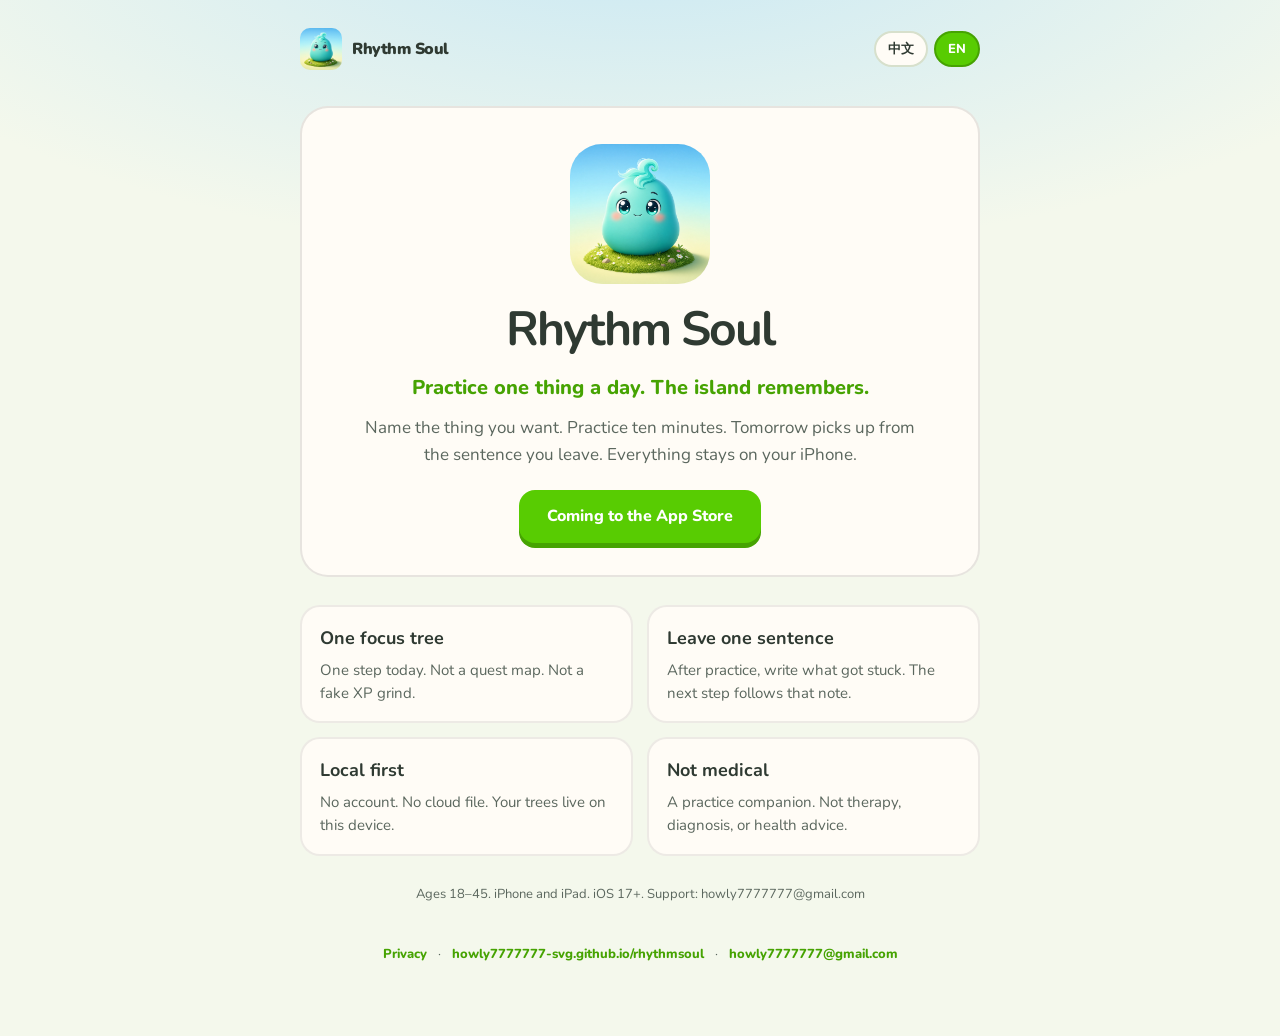
<file: index.html>
<!DOCTYPE html>
<html lang="zh-Hant">
<head>
  <meta charset="utf-8">
  <meta name="viewport" content="width=device-width, initial-scale=1">
  <title>Rhythm Soul</title>
  <meta name="description" content="每天練一件事。島會記住。本機優先的練習陪伴，不是醫療建議。">
  <link rel="icon" href="icon.png">
  <link rel="apple-touch-icon" href="icon.png">
  <link rel="preconnect" href="https://fonts.googleapis.com">
  <link rel="preconnect" href="https://fonts.gstatic.com" crossorigin>
  <link href="https://fonts.googleapis.com/css2?family=Nunito:wght@600;800;900&display=swap" rel="stylesheet">
  <link rel="stylesheet" href="style.css">
</head>
<body>
  <div class="wrap">
    <nav class="nav">
      <a class="brand" href="index.html">
        <img class="mascot" src="icon.png" width="42" height="42" alt="">
        Rhythm Soul
      </a>
      <div class="lang" role="group" aria-label="Language">
        <button type="button" data-lang="zh" aria-pressed="true">中文</button>
        <button type="button" data-lang="en" aria-pressed="false">EN</button>
      </div>
    </nav>

    <section class="hero">
      <img class="hero-icon" src="icon.png" width="160" height="160" alt="Rhythm Soul">
      <h1>Rhythm Soul</h1>
      <p class="tag" data-zh="每天練一件事。島會記住。" data-en="Practice one thing a day. The island remembers.">每天練一件事。島會記住。</p>
      <p class="lede" data-zh="寫下你想變好的那件事，立刻練十分鐘。明天用你留下的那句接著練。資料只留在你的 iPhone。" data-en="Name the thing you want. Practice ten minutes. Tomorrow picks up from the sentence you leave. Everything stays on your iPhone.">寫下你想變好的那件事，立刻練十分鐘。明天用你留下的那句接著練。資料只留在你的 iPhone。</p>
      <a class="btn" href="https://apps.apple.com" data-zh="即將在 App Store" data-en="Coming to the App Store">即將在 App Store</a>
    </section>

    <div class="grid">
      <article class="card">
        <h2 data-zh="一棵焦點樹" data-en="One focus tree">一棵焦點樹</h2>
        <p data-zh="一天只練現在這一步。不是地圖，不是經驗值海。" data-en="One step today. Not a quest map. Not a fake XP grind.">一天只練現在這一步。不是地圖，不是經驗值海。</p>
      </article>
      <article class="card">
        <h2 data-zh="留下一句" data-en="Leave one sentence">留下一句</h2>
        <p data-zh="練完寫卡住的地方。下一步會跟著那句走。" data-en="After practice, write what got stuck. The next step follows that note.">練完寫卡住的地方。下一步會跟著那句走。</p>
      </article>
      <article class="card">
        <h2 data-zh="本機優先" data-en="Local first">本機優先</h2>
        <p data-zh="沒有帳號。沒有雲端檔案。技能樹活在這台裝置。" data-en="No account. No cloud file. Your trees live on this device.">沒有帳號。沒有雲端檔案。技能樹活在這台裝置。</p>
      </article>
      <article class="card">
        <h2 data-zh="不是醫療" data-en="Not medical">不是醫療</h2>
        <p data-zh="這是生活練習陪伴，不是治療、診斷或健康建議。" data-en="A practice companion. Not therapy, diagnosis, or health advice.">這是生活練習陪伴，不是治療、診斷或健康建議。</p>
      </article>
    </div>

    <p class="note" data-zh="18–45 歲。iPhone 與 iPad。iOS 17 以上。支援：howly7777777@gmail.com" data-en="Ages 18–45. iPhone and iPad. iOS 17+. Support: howly7777777@gmail.com">18–45 歲。iPhone 與 iPad。iOS 17 以上。支援：howly7777777@gmail.com</p>

    <footer>
      <a href="privacy.html" data-zh="隱私權" data-en="Privacy">隱私權</a>
      <span>·</span>
      <a href="https://howly7777777-svg.github.io/rhythmsoul/">howly7777777-svg.github.io/rhythmsoul</a>
      <span>·</span>
      <a href="mailto:howly7777777@gmail.com">howly7777777@gmail.com</a>
    </footer>
  </div>
  <script>
    const stored = localStorage.getItem("rs.siteLang") || ((navigator.language || "").toLowerCase().startsWith("zh") ? "zh" : "en");
    const apply = (lang) => {
      document.documentElement.lang = lang === "zh" ? "zh-Hant" : "en";
      document.querySelectorAll("[data-zh]").forEach((el) => {
        el.textContent = el.getAttribute(lang === "zh" ? "data-zh" : "data-en");
      });
      document.querySelectorAll(".lang button").forEach((btn) => {
        btn.setAttribute("aria-pressed", btn.dataset.lang === lang ? "true" : "false");
      });
      localStorage.setItem("rs.siteLang", lang);
    };
    document.querySelectorAll(".lang button").forEach((btn) => {
      btn.addEventListener("click", () => apply(btn.dataset.lang));
    });
    apply(stored === "en" ? "en" : "zh");
  </script>
</body>
</html>
</file>
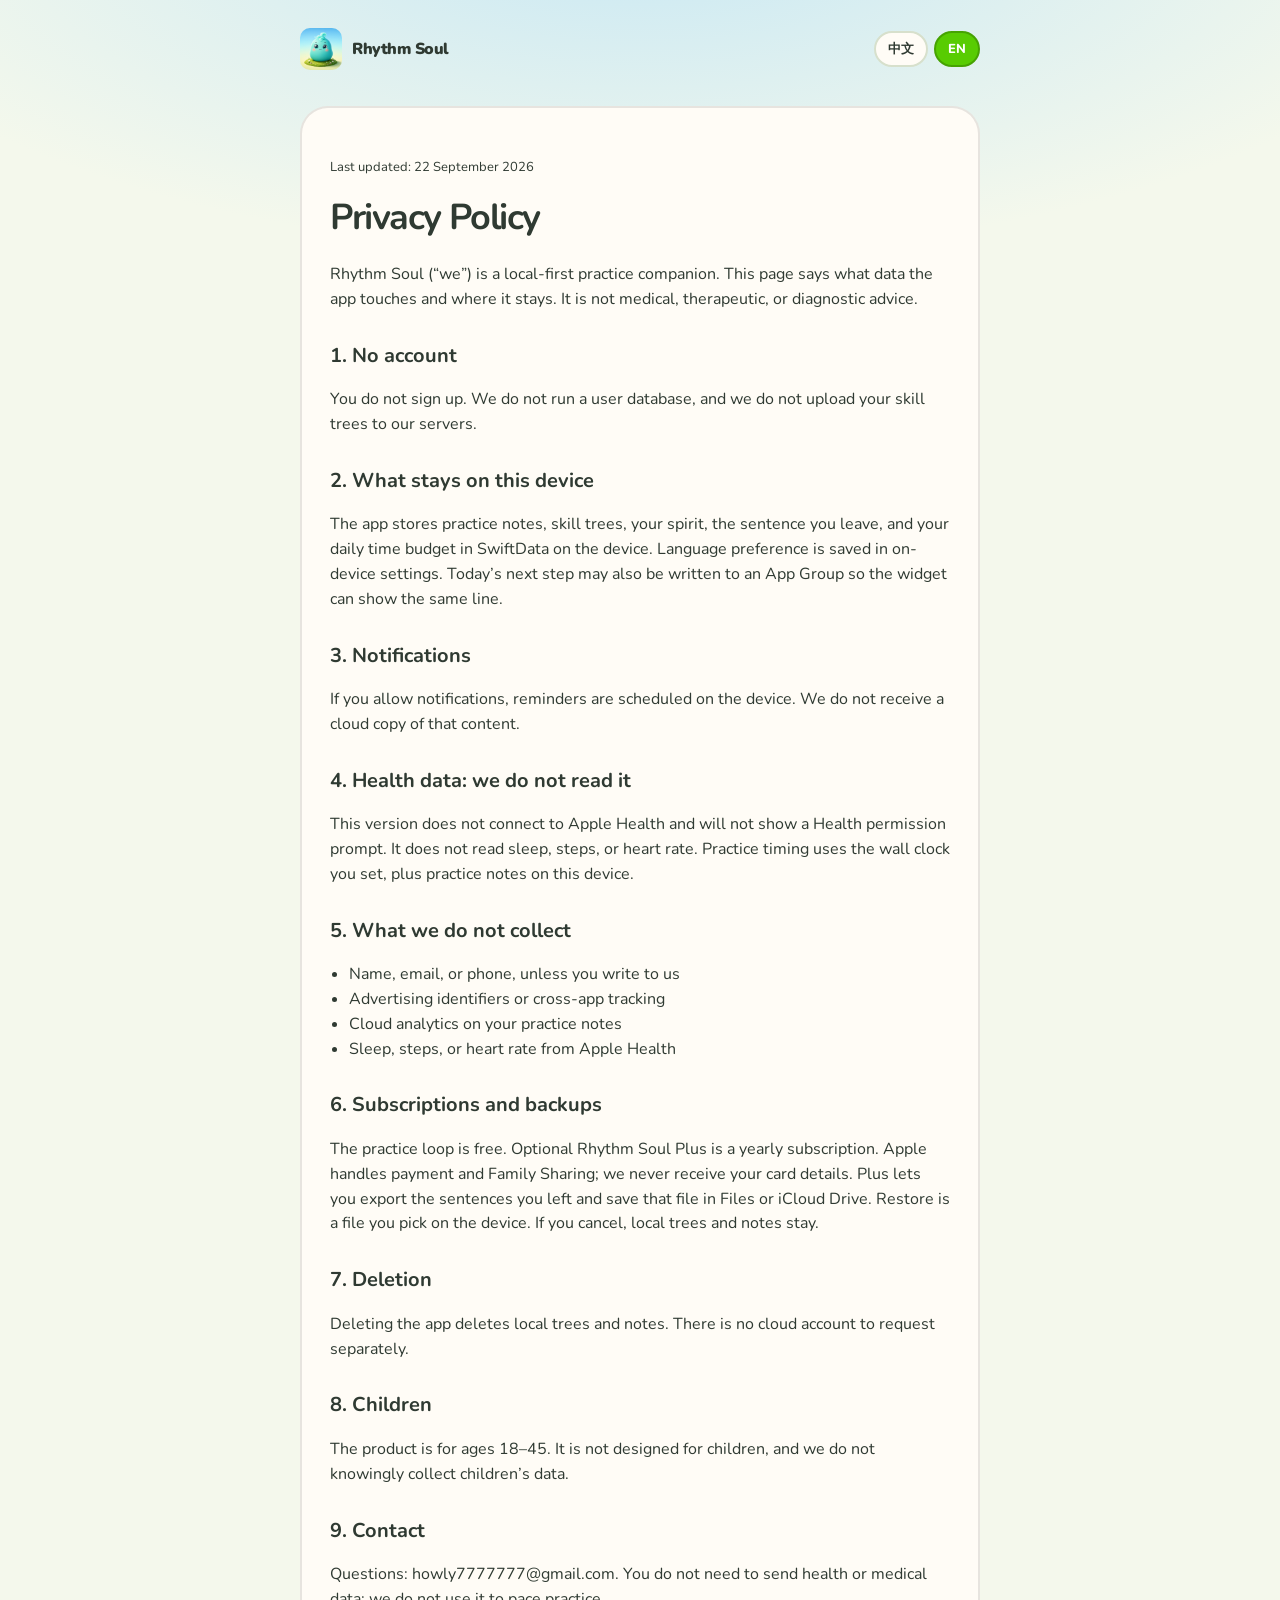
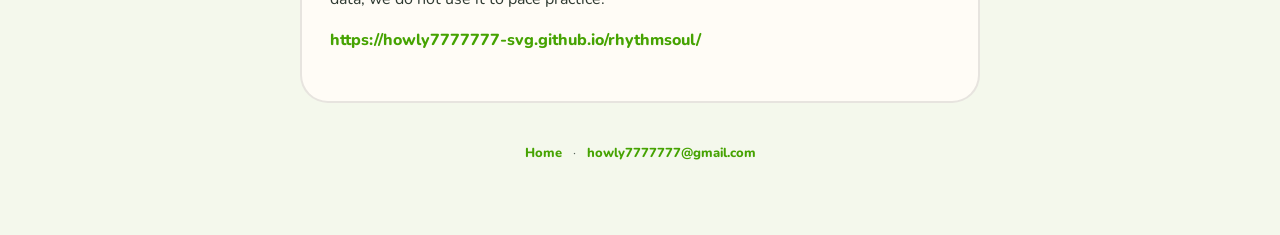
<file: privacy.html>
<!DOCTYPE html>
<html lang="zh-Hant">
<head>
  <meta charset="utf-8">
  <meta name="viewport" content="width=device-width, initial-scale=1">
  <title>Privacy · Rhythm Soul</title>
  <meta name="description" content="Rhythm Soul 隱私權政策。本機優先。沒有帳號。不是醫療建議。">
  <link rel="icon" href="icon.png">
  <link rel="apple-touch-icon" href="icon.png">
  <link rel="preconnect" href="https://fonts.googleapis.com">
  <link rel="preconnect" href="https://fonts.gstatic.com" crossorigin>
  <link href="https://fonts.googleapis.com/css2?family=Nunito:wght@600;800;900&display=swap" rel="stylesheet">
  <link rel="stylesheet" href="style.css">
</head>
<body>
  <div class="wrap">
    <nav class="nav">
      <a class="brand" href="index.html">
        <img class="mascot" src="icon.png" width="42" height="42" alt="">
        Rhythm Soul
      </a>
      <div class="lang" role="group" aria-label="Language">
        <button type="button" data-lang="zh" aria-pressed="true">中文</button>
        <button type="button" data-lang="en" aria-pressed="false">EN</button>
      </div>
    </nav>

    <article class="hero prose" style="text-align:left">
      <p class="updated" data-zh="最後更新：2026 年 9 月 22 日" data-en="Last updated: 22 September 2026">最後更新：2026 年 9 月 22 日</p>
      <h1 data-zh="隱私權政策" data-en="Privacy Policy">隱私權政策</h1>
      <p data-zh="Rhythm Soul（「我們」）做的是本機優先的練習陪伴 App。這份政策說明我們會碰到哪些資料、資料去哪裡。這不是醫療、心理治療或診斷工具。" data-en="Rhythm Soul (“we”) is a local-first practice companion. This page says what data the app touches and where it stays. It is not medical, therapeutic, or diagnostic advice.">Rhythm Soul（「我們」）做的是本機優先的練習陪伴 App。這份政策說明我們會碰到哪些資料、資料去哪裡。這不是醫療、心理治療或診斷工具。</p>

      <h2 data-zh="1. 沒有帳號" data-en="1. No account">1. 沒有帳號</h2>
      <p data-zh="你不需要註冊。我們不營運使用者資料庫，也不把你的技能樹上傳到我們的伺服器。" data-en="You do not sign up. We do not run a user database, and we do not upload your skill trees to our servers.">你不需要註冊。我們不營運使用者資料庫，也不把你的技能樹上傳到我們的伺服器。</p>

      <h2 data-zh="2. 留在這台裝置上的內容" data-en="2. What stays on this device">2. 留在這台裝置上的內容</h2>
      <p data-zh="App 用裝置上的 SwiftData 儲存練習紀錄、技能樹、精靈選擇、你寫下的那句話，以及你設定的每日時長。語言偏好存在系統的本機設定裡。今日下一步也可能寫進 App Group，好讓桌面小工具顯示同一句。" data-en="The app stores practice notes, skill trees, your spirit, the sentence you leave, and your daily time budget in SwiftData on the device. Language preference is saved in on-device settings. Today’s next step may also be written to an App Group so the widget can show the same line.">App 用裝置上的 SwiftData 儲存練習紀錄、技能樹、精靈選擇、你寫下的那句話，以及你設定的每日時長。語言偏好存在系統的本機設定裡。今日下一步也可能寫進 App Group，好讓桌面小工具顯示同一句。</p>

      <h2 data-zh="3. 通知" data-en="3. Notifications">3. 通知</h2>
      <p data-zh="若你允許通知，系統會在本機排程提醒。我們看不到通知內容的雲端副本。" data-en="If you allow notifications, reminders are scheduled on the device. We do not receive a cloud copy of that content.">若你允許通知，系統會在本機排程提醒。我們看不到通知內容的雲端副本。</p>

      <h2 data-zh="4. 健康資料：不讀取" data-en="4. Health data: we do not read it">4. 健康資料：不讀取</h2>
      <p data-zh="這個版本不連 Apple 健康，也不會跳出健康授權。不會讀睡眠、步數或心率。練習時段只用你設定的牆上時鐘，以及本機的練習紀錄。" data-en="This version does not connect to Apple Health and will not show a Health permission prompt. It does not read sleep, steps, or heart rate. Practice timing uses the wall clock you set, plus practice notes on this device.">這個版本不連 Apple 健康，也不會跳出健康授權。不會讀睡眠、步數或心率。練習時段只用你設定的牆上時鐘，以及本機的練習紀錄。</p>

      <h2 data-zh="5. 我們不收集的東西" data-en="5. What we do not collect">5. 我們不收集的東西</h2>
      <ul>
        <li data-zh="姓名、電子郵件、電話（除非你自己寫信給我們）" data-en="Name, email, or phone, unless you write to us">姓名、電子郵件、電話（除非你自己寫信給我們）</li>
        <li data-zh="廣告識別碼或跨 App 追蹤" data-en="Advertising identifiers or cross-app tracking">廣告識別碼或跨 App 追蹤</li>
        <li data-zh="把練習筆記送到雲端做分析" data-en="Cloud analytics on your practice notes">把練習筆記送到雲端做分析</li>
        <li data-zh="Apple 健康裡的睡眠、步數、心率" data-en="Sleep, steps, or heart rate from Apple Health">Apple 健康裡的睡眠、步數、心率</li>
      </ul>

      <h2 data-zh="6. 訂閱與備份" data-en="6. Subscriptions and backups">6. 訂閱與備份</h2>
      <p data-zh="練習迴圈免費。可選的 Rhythm Soul Plus 是年訂，由 Apple 處理付款與家庭共享。我們收不到你的信用卡資料。Plus 可把你留下的句子匯出成檔案，並由你存到檔案 App 或 iCloud 雲碟；還原也由你在裝置上選檔。取消訂閱後，本機技能樹與筆記仍在。" data-en="The practice loop is free. Optional Rhythm Soul Plus is a yearly subscription. Apple handles payment and Family Sharing; we never receive your card details. Plus lets you export the sentences you left and save that file in Files or iCloud Drive. Restore is a file you pick on the device. If you cancel, local trees and notes stay.">練習迴圈免費。可選的 Rhythm Soul Plus 是年訂，由 Apple 處理付款與家庭共享。我們收不到你的信用卡資料。Plus 可把你留下的句子匯出成檔案，並由你存到檔案 App 或 iCloud 雲碟；還原也由你在裝置上選檔。取消訂閱後，本機技能樹與筆記仍在。</p>

      <h2 data-zh="7. 刪除" data-en="7. Deletion">7. 刪除</h2>
      <p data-zh="刪除 App 會一併刪除本機技能樹與筆記。沒有雲端帳號需要另外申請刪除。" data-en="Deleting the app deletes local trees and notes. There is no cloud account to request separately.">刪除 App 會一併刪除本機技能樹與筆記。沒有雲端帳號需要另外申請刪除。</p>

      <h2 data-zh="8. 兒童" data-en="8. Children">8. 兒童</h2>
      <p data-zh="產品面向 18–45 歲。我們不針對兒童設計，也不會故意收集兒童資料。" data-en="The product is for ages 18–45. It is not designed for children, and we do not knowingly collect children’s data.">產品面向 18–45 歲。我們不針對兒童設計，也不會故意收集兒童資料。</p>

      <h2 data-zh="9. 聯絡" data-en="9. Contact">9. 聯絡</h2>
      <p data-zh="問題請寄 howly7777777@gmail.com。不必寄健康或醫療資料，我們不會用來調整練習。" data-en="Questions: howly7777777@gmail.com. You do not need to send health or medical data; we do not use it to pace practice.">問題請寄 howly7777777@gmail.com。不必寄健康或醫療資料，我們不會用來調整練習。</p>
      <p><a href="https://howly7777777-svg.github.io/rhythmsoul/">https://howly7777777-svg.github.io/rhythmsoul/</a></p>
    </article>

    <footer>
      <a href="index.html" data-zh="回首頁" data-en="Home">回首頁</a>
      <span>·</span>
      <a href="mailto:howly7777777@gmail.com">howly7777777@gmail.com</a>
    </footer>
  </div>
  <script>
    const stored = localStorage.getItem("rs.siteLang") || ((navigator.language || "").toLowerCase().startsWith("zh") ? "zh" : "en");
    const apply = (lang) => {
      document.documentElement.lang = lang === "zh" ? "zh-Hant" : "en";
      document.querySelectorAll("[data-zh]").forEach((el) => {
        el.textContent = el.getAttribute(lang === "zh" ? "data-zh" : "data-en");
      });
      document.querySelectorAll(".lang button").forEach((btn) => {
        btn.setAttribute("aria-pressed", btn.dataset.lang === lang ? "true" : "false");
      });
      localStorage.setItem("rs.siteLang", lang);
    };
    document.querySelectorAll(".lang button").forEach((btn) => {
      btn.addEventListener("click", () => apply(btn.dataset.lang));
    });
    apply(stored === "en" ? "en" : "zh");
  </script>
</body>
</html>
</file>
<file: style.css>
/* Rhythm Soul — public site. Drop this folder on GitHub Pages. */
:root {
  --ink: #2f3a32;
  --muted: #5b675e;
  --paper: #f4f8ec;
  --card: #fffcf6;
  --line: #d7e0cc;
  --green: #58cc02;
  --green-dark: #46a302;
  --sky: #c8e8f4;
  --leaf: #7ac70c;
}

* { box-sizing: border-box; }
html, body { margin: 0; padding: 0; }
body {
  font-family: "Nunito", "PingFang TC", "Noto Sans TC", sans-serif;
  color: var(--ink);
  background:
    radial-gradient(1200px 480px at 50% -80px, var(--sky), transparent 70%),
    var(--paper);
  line-height: 1.55;
  min-height: 100vh;
}

a { color: var(--green-dark); font-weight: 800; text-decoration: none; }
a:hover { text-decoration: underline; }

.wrap {
  max-width: 720px;
  margin: 0 auto;
  padding: 28px 20px 72px;
}

.nav {
  display: flex;
  align-items: center;
  justify-content: space-between;
  gap: 12px;
  margin-bottom: 36px;
}

.brand {
  display: flex;
  align-items: center;
  gap: 10px;
  font-weight: 900;
  letter-spacing: -0.03em;
  color: var(--ink);
  text-decoration: none;
}

.mascot {
  width: 42px;
  height: 42px;
}

.lang {
  display: flex;
  gap: 6px;
}
.lang button {
  border: 2px solid var(--line);
  background: var(--card);
  color: var(--ink);
  border-radius: 999px;
  padding: 6px 12px;
  font: inherit;
  font-weight: 800;
  font-size: 13px;
  cursor: pointer;
}
.lang button[aria-pressed="true"] {
  background: var(--green);
  border-color: var(--green-dark);
  color: #fff;
}

.hero {
  background: var(--card);
  border: 2px solid #1c1c1c1a;
  border-radius: 28px;
  padding: 36px 28px 32px;
  text-align: center;
}

.hero-icon {
  width: 140px;
  height: 140px;
  margin: 0 auto 8px;
  display: block;
  border-radius: 32px;
}
.mascot { border-radius: 10px; object-fit: cover; }

h1 {
  font-size: clamp(32px, 6vw, 48px);
  margin: 8px 0 6px;
  letter-spacing: -0.04em;
}
.tag {
  color: var(--green-dark);
  font-weight: 800;
  font-size: 20px;
  margin: 0 0 12px;
}
.lede {
  color: var(--muted);
  font-size: 17px;
  margin: 0 auto 22px;
  max-width: 34em;
}

.btn {
  display: inline-block;
  background: var(--green);
  color: #fff;
  font-weight: 800;
  padding: 14px 28px;
  border-radius: 16px;
  box-shadow: 0 5px 0 var(--green-dark);
  text-decoration: none;
}
.btn:hover { text-decoration: none; transform: translateY(1px); box-shadow: 0 4px 0 var(--green-dark); }

.grid {
  display: grid;
  gap: 14px;
  margin-top: 28px;
}
@media (min-width: 640px) {
  .grid { grid-template-columns: 1fr 1fr; }
}
.card {
  background: var(--card);
  border: 2px solid #1c1c1c14;
  border-radius: 20px;
  padding: 18px 18px 16px;
}
.card h2 {
  margin: 0 0 6px;
  font-size: 18px;
}
.card p { margin: 0; color: var(--muted); font-size: 15px; }

.note {
  margin-top: 28px;
  font-size: 13px;
  color: var(--muted);
  text-align: center;
}

.prose h1 { font-size: 36px; }
.prose h2 { margin-top: 28px; font-size: 20px; }
.prose p, .prose li { color: var(--ink); }
.prose ul { padding-left: 1.2em; }
.updated { color: var(--muted); font-size: 13px; }

footer {
  margin-top: 40px;
  text-align: center;
  color: var(--muted);
  font-size: 13px;
}
footer a { margin: 0 8px; }
</file>
